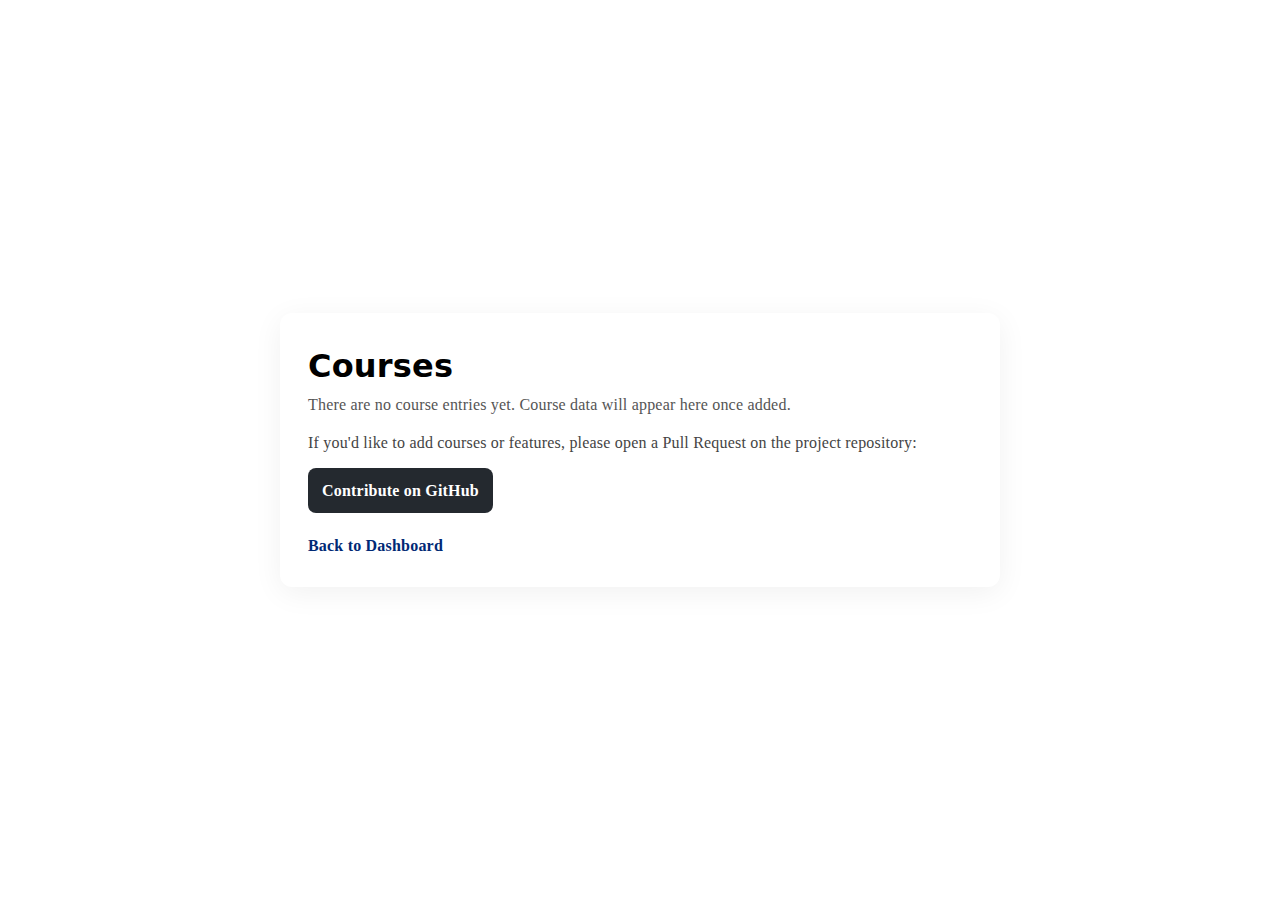
<file: courses.html>
<!DOCTYPE html>
<html lang="en">
<head>
  <meta charset="utf-8" />
  <meta name="viewport" content="width=device-width,initial-scale=1" />
  <title>Courses - UCC Quiz Lab</title>
  <link rel="stylesheet" href="css/base.css" />
</head>
<body>
  <main style="min-height:100vh;display:flex;align-items:center;justify-content:center;padding:32px;">
    <div style="max-width:720px;width:100%;background:#fff;padding:28px;border-radius:12px;box-shadow:0 6px 30px rgba(0,0,0,0.06);">
      <h1 style="margin-top:0;font-family:Work Sans,Inter,system-ui;">Courses</h1>
      <p style="color:#555;">There are no course entries yet. Course data will appear here once added.</p>
      <p style="color:#444;margin-top:12px;">If you'd like to add courses or features, please open a Pull Request on the project repository:</p>
      <a href="https://github.com/1proprogrammerchant/ucc-quiz-lab" target="_blank" style="display:inline-block;margin-top:12px;padding:10px 14px;background:#24292f;color:#fff;border-radius:8px;text-decoration:none;font-weight:700;">Contribute on GitHub</a>
      <div style="margin-top:20px;"><a href="index.html" style="color:#002975;font-weight:700;">Back to Dashboard</a></div>
    </div>
  </main>
</body>
</html>
</file>
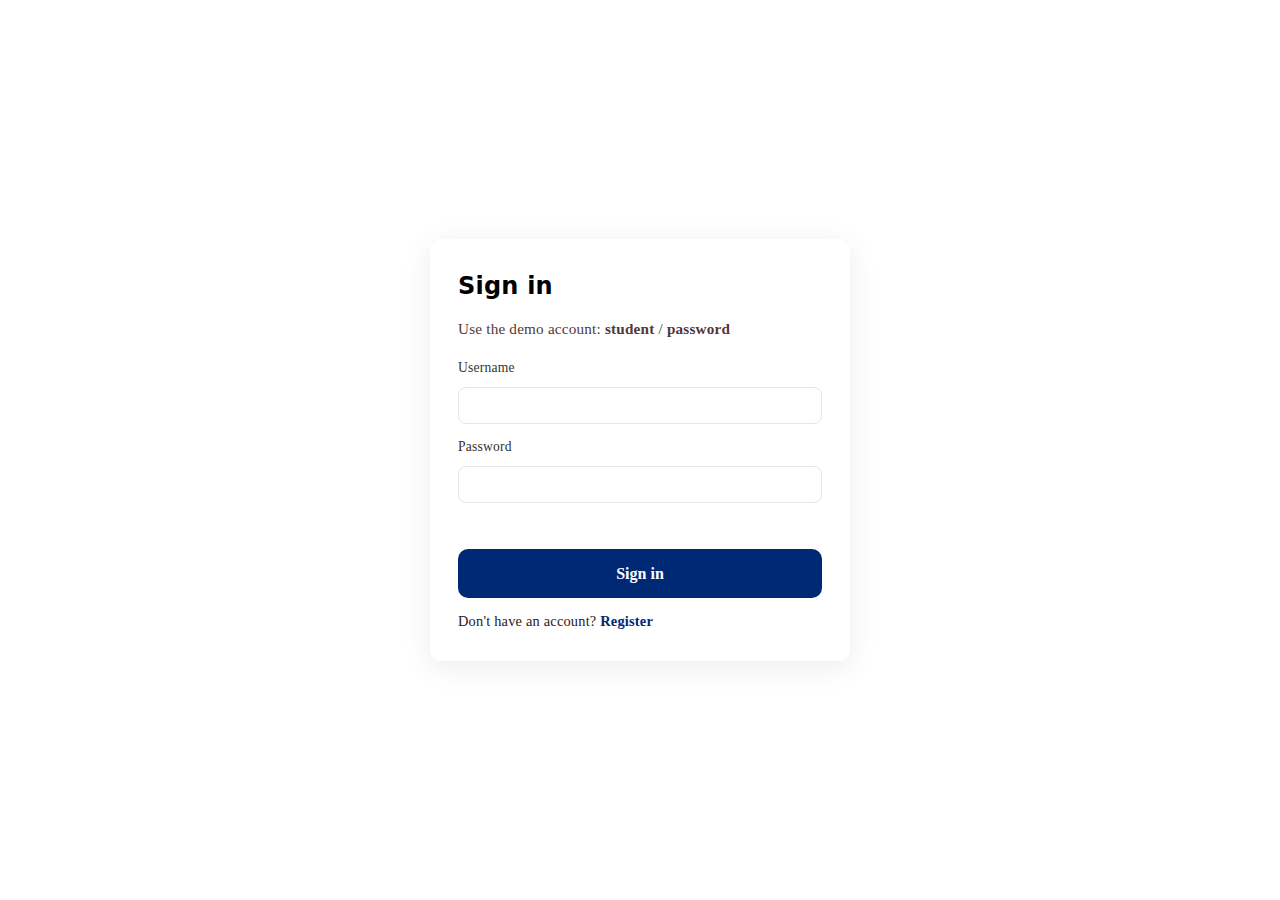
<file: login.html>
<!DOCTYPE html>
<html lang="en">
<head>
  <meta charset="utf-8" />
  <meta name="viewport" content="width=device-width,initial-scale=1" />
  <title>Login - UCC Quiz Lab</title>
  <link rel="stylesheet" href="css/base.css" />
</head>
<body>
  <main style="min-height:100vh;display:flex;align-items:center;justify-content:center;padding:32px;">
    <form id="loginForm" style="max-width:420px;width:100%;background:#fff;padding:28px;border-radius:12px;box-shadow:0 6px 30px rgba(0,0,0,0.08);">
      <h2 style="margin:0 0 12px;font-family:Work Sans,Inter,system-ui;font-weight:700;">Sign in</h2>
      <p style="margin:0 0 16px;color:#533838;font-size:0.95rem;">Use the demo account: <strong>student</strong> / <strong>password</strong></p>
      <label style="display:block;margin-bottom:8px;font-size:0.85rem;color:#333;">Username</label>
      <input name="username" required style="width:100%;padding:10px;border-radius:8px;border:1px solid #e6e6e6;margin-bottom:12px;" />
      <label style="display:block;margin-bottom:8px;font-size:0.85rem;color:#333;">Password</label>
      <input name="password" type="password" required style="width:100%;padding:10px;border-radius:8px;border:1px solid #e6e6e6;margin-bottom:16px;" />
      <div id="loginMessage" style="height:18px;margin-bottom:12px;color:#b91c1c;font-size:0.9rem"></div>
      <button type="submit" style="width:100%;padding:12px;border-radius:10px;background:#002975;color:white;border:none;font-weight:700;">Sign in</button>
      <p style="margin-top:12px;font-size:0.9rem;color:#2c2121;">Don't have an account? <a href="register.html" style="color:#002975;font-weight:700;">Register</a></p>
    </form>
  </main>
  <script src="js/main.js"></script>
</body>
</html>
</file>
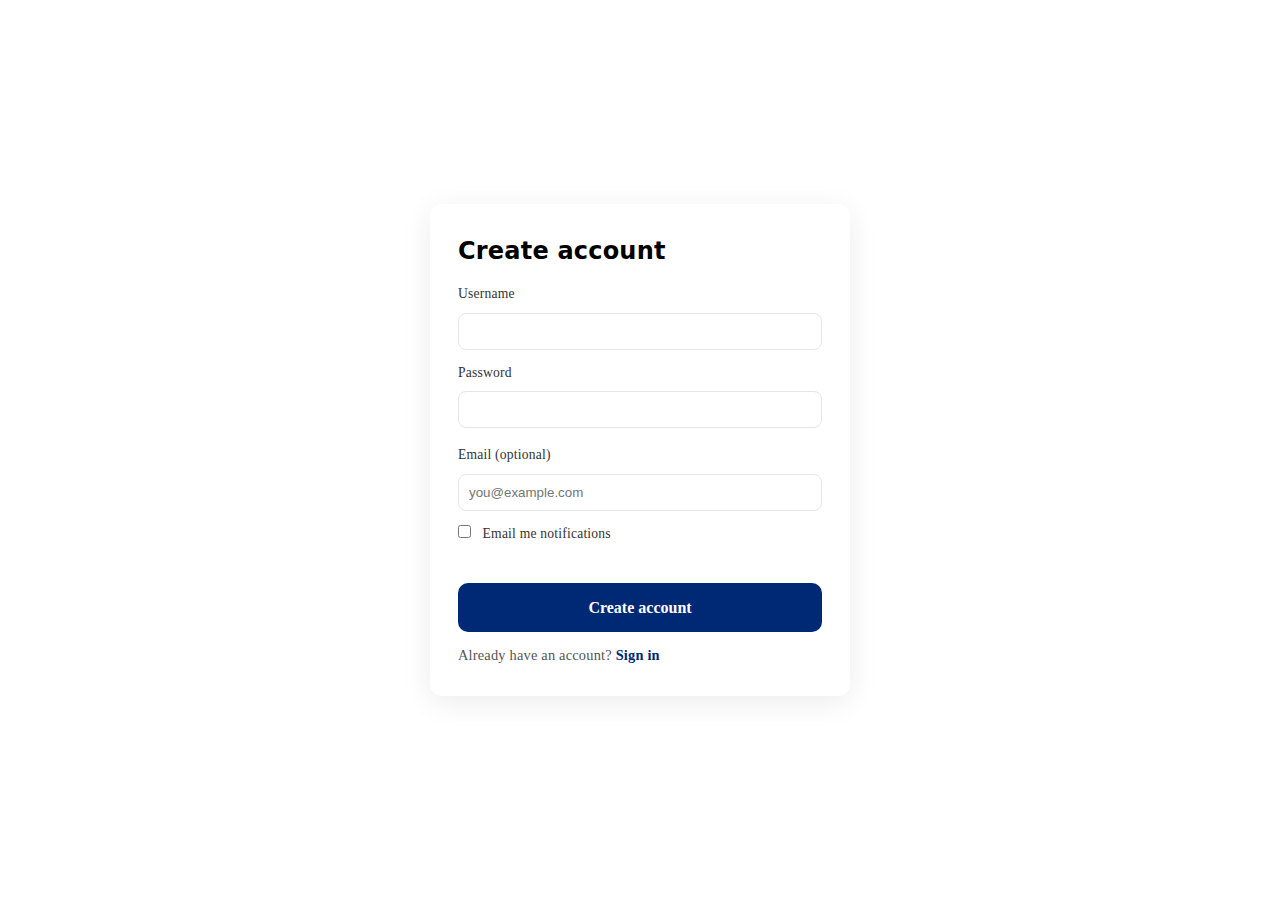
<file: register.html>
<!DOCTYPE html>
<html lang="en">
<head>
  <meta charset="utf-8" />
  <meta name="viewport" content="width=device-width,initial-scale=1" />
  <title>Register - UCC Quiz Lab</title>
  <link rel="stylesheet" href="css/base.css" />
</head>
<body>
  <main style="min-height:100vh;display:flex;align-items:center;justify-content:center;padding:32px;">
    <form id="registerForm" style="max-width:420px;width:100%;background:#fff;padding:28px;border-radius:12px;box-shadow:0 6px 30px rgba(0,0,0,0.08);">
      <h2 style="margin:0 0 12px;font-family:Work Sans,Inter,system-ui;font-weight:700;">Create account</h2>
      <label style="display:block;margin-bottom:8px;font-size:0.85rem;color:#333;">Username</label>
      <input name="username" required style="width:100%;padding:10px;border-radius:8px;border:1px solid #e6e6e6;margin-bottom:12px;" />
      <label style="display:block;margin-bottom:8px;font-size:0.85rem;color:#333;">Password</label>
      <input name="password" type="password" required style="width:100%;padding:10px;border-radius:8px;border:1px solid #e6e6e6;margin-bottom:16px;" />
      <label style="display:block;margin-bottom:8px;font-size:0.85rem;color:#333;">Email (optional)</label>
      <input name="email" type="email" placeholder="you@example.com" style="width:100%;padding:10px;border-radius:8px;border:1px solid #e6e6e6;margin-bottom:12px;" />
      <label style="display:block;margin-bottom:8px;font-size:0.85rem;color:#333;"><input name="email_notify" type="checkbox" style="margin-right:8px;"> Email me notifications</label>
      <div id="registerMessage" style="height:18px;margin-bottom:12px;color:#b91c1c;font-size:0.9rem"></div>
      <button type="submit" style="width:100%;padding:12px;border-radius:10px;background:#002975;color:white;border:none;font-weight:700;">Create account</button>
      <p style="margin-top:12px;font-size:0.9rem;color:#555;">Already have an account? <a href="login.html" style="color:#002975;font-weight:700;">Sign in</a></p>
    </form>
  </main>
  <script>
    document.getElementById('registerForm').addEventListener('submit', async (e)=>{
      e.preventDefault();
      const f = new FormData(e.target);
      const body = { username: f.get('username'), password: f.get('password'), email: f.get('email'), email_notify: f.get('email_notify') ? 1 : 0 };
      const msg = document.getElementById('registerMessage');
      try {
        const res = await fetch('/api/register', { method: 'POST', headers: {'Content-Type':'application/json'}, body: JSON.stringify(body) });
        const data = await res.json();
        if (res.ok && data.ok) {
          window.location.href = data.redirect || '/index.html';
        } else {
          msg.textContent = data.message || 'Registration failed';
        }
      } catch (err) { msg.textContent = 'Network error'; }
    });
  </script>
</body>
</html>
</file>
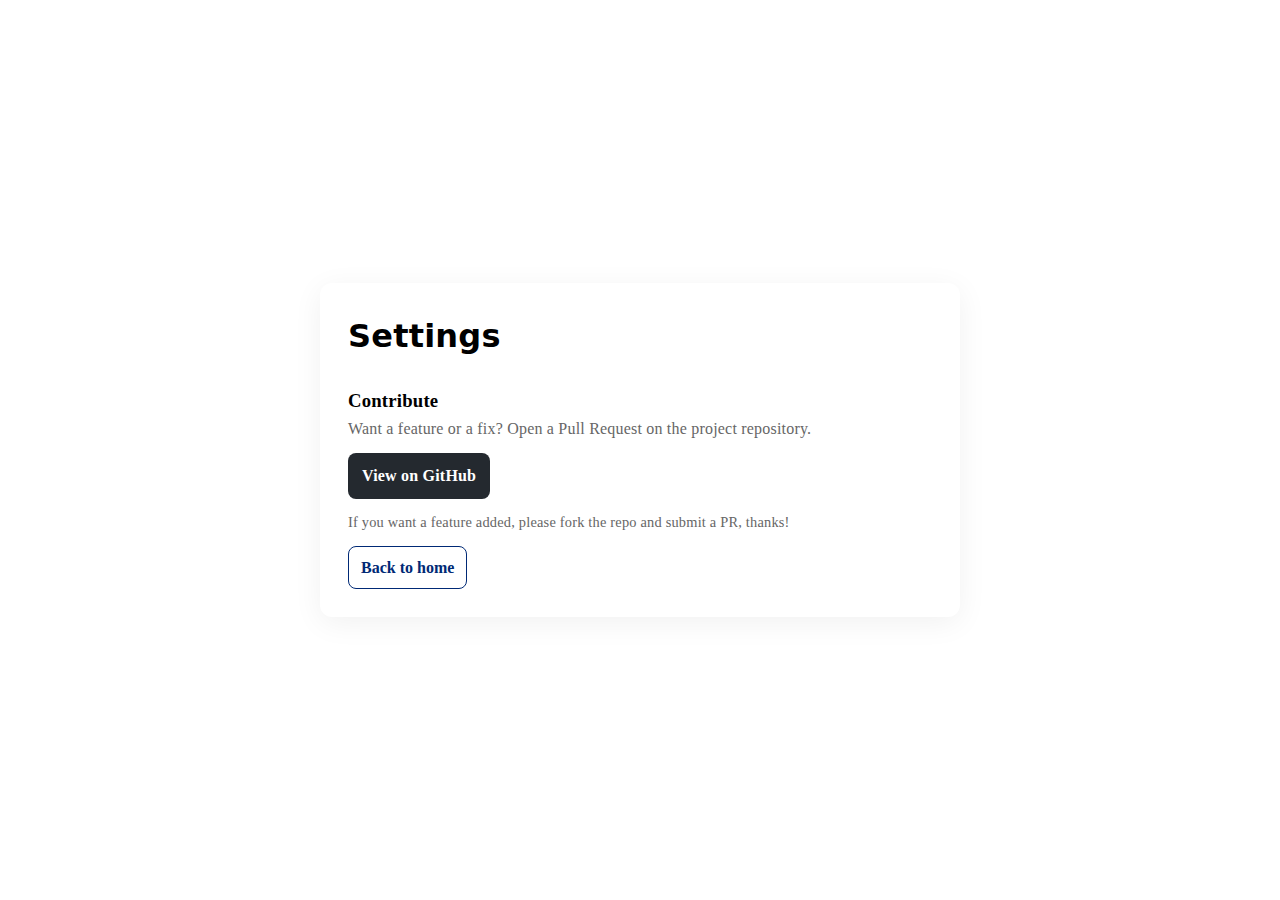
<file: settings.html>
<!DOCTYPE html>
<html lang="en">
<head>
  <meta charset="utf-8" />
  <meta name="viewport" content="width=device-width,initial-scale=1" />
  <title>Settings - UCC Quiz Lab</title>
  <link rel="stylesheet" href="css/base.css" />
</head>
<body>
  <main style="min-height:100vh;display:flex;align-items:center;justify-content:center;padding:32px;">
    <div style="max-width:640px;width:100%;background:#fff;padding:28px;border-radius:12px;box-shadow:0 6px 30px rgba(0,0,0,0.06);">
      <h1 style="margin-top:0;font-family:Work Sans,Inter,system-ui;">Settings</h1>
      <!-- Password change removed — use GitHub PRs for feature changes -->
      <section style="margin-top:24px;">
        <h3>Contribute</h3>
        <p style="color:#666;">Want a feature or a fix? Open a Pull Request on the project repository.</p>
        <div style="margin-top:12px;">
          <a id="githubLink" href="https://github.com/1proprogrammerchant/ucc-quiz-lab" target="_blank" style="display:inline-block;padding:10px 14px;background:#24292f;color:#fff;border-radius:8px;text-decoration:none;font-weight:700;">View on GitHub</a>
        </div>
        <div style="margin-top:12px;color:#666;font-size:0.9rem;">If you want a feature added, please fork the repo and submit a PR, thanks!</div>
        <div style="margin-top:12px;"><button id="logoutBtn" style="padding:8px 12px;border-radius:8px;background:#fff;border:1px solid #002975;color:#002975;font-weight:700;">Back to home</button></div>
      </section>
    </div>
  </main>
  <script>
    document.getElementById('logoutBtn').addEventListener('click', async ()=>{
      await fetch('/api/logout',{method:'POST'});
      window.location.href = 'index.html';
    });
  </script>
</body>
</html>
</file>
<file: css/base.css>
* {
  box-sizing: border-box;
  margin: 0;
  padding: 0;
}

body {
  font-family: var(--font-body);
  background: var(--bg);
  color: var(--text);
  line-height: 1.6;
  min-height: 100vh;
  transition: background 0.3s ease, color 0.3s ease;
}

/* Light theme typography */
:root[data-theme="light"] body {
  font-weight: 400;
  letter-spacing: 0.3px;
}

/* Dark theme typography */
body {
  font-weight: 400;
  letter-spacing: 0.2px;
}

h1, h2, h3, h4, h5, h6 {
  transition: color 0.3s ease;
}

:root[data-theme="light"] h1,
:root[data-theme="light"] h2,
:root[data-theme="light"] h3,
:root[data-theme="light"] h4 {
  font-weight: 700;
  letter-spacing: -0.5px;
}

p {
  transition: color 0.3s ease;
}

img {
  max-width: 100%;
  display: block;
}

a {
  color: inherit;
  text-decoration: none;
  transition: color 0.2s ease;
}

button {
  font: inherit;
  border: none;
  cursor: pointer;
  background: none;
  color: inherit;
}

main {
  overflow: hidden;
}

/* Smooth transitions for theme switching */
* {
  transition-property: background-color, color, border-color, box-shadow;
  transition-duration: 0.3s;
  transition-timing-function: ease;
}
</file>
